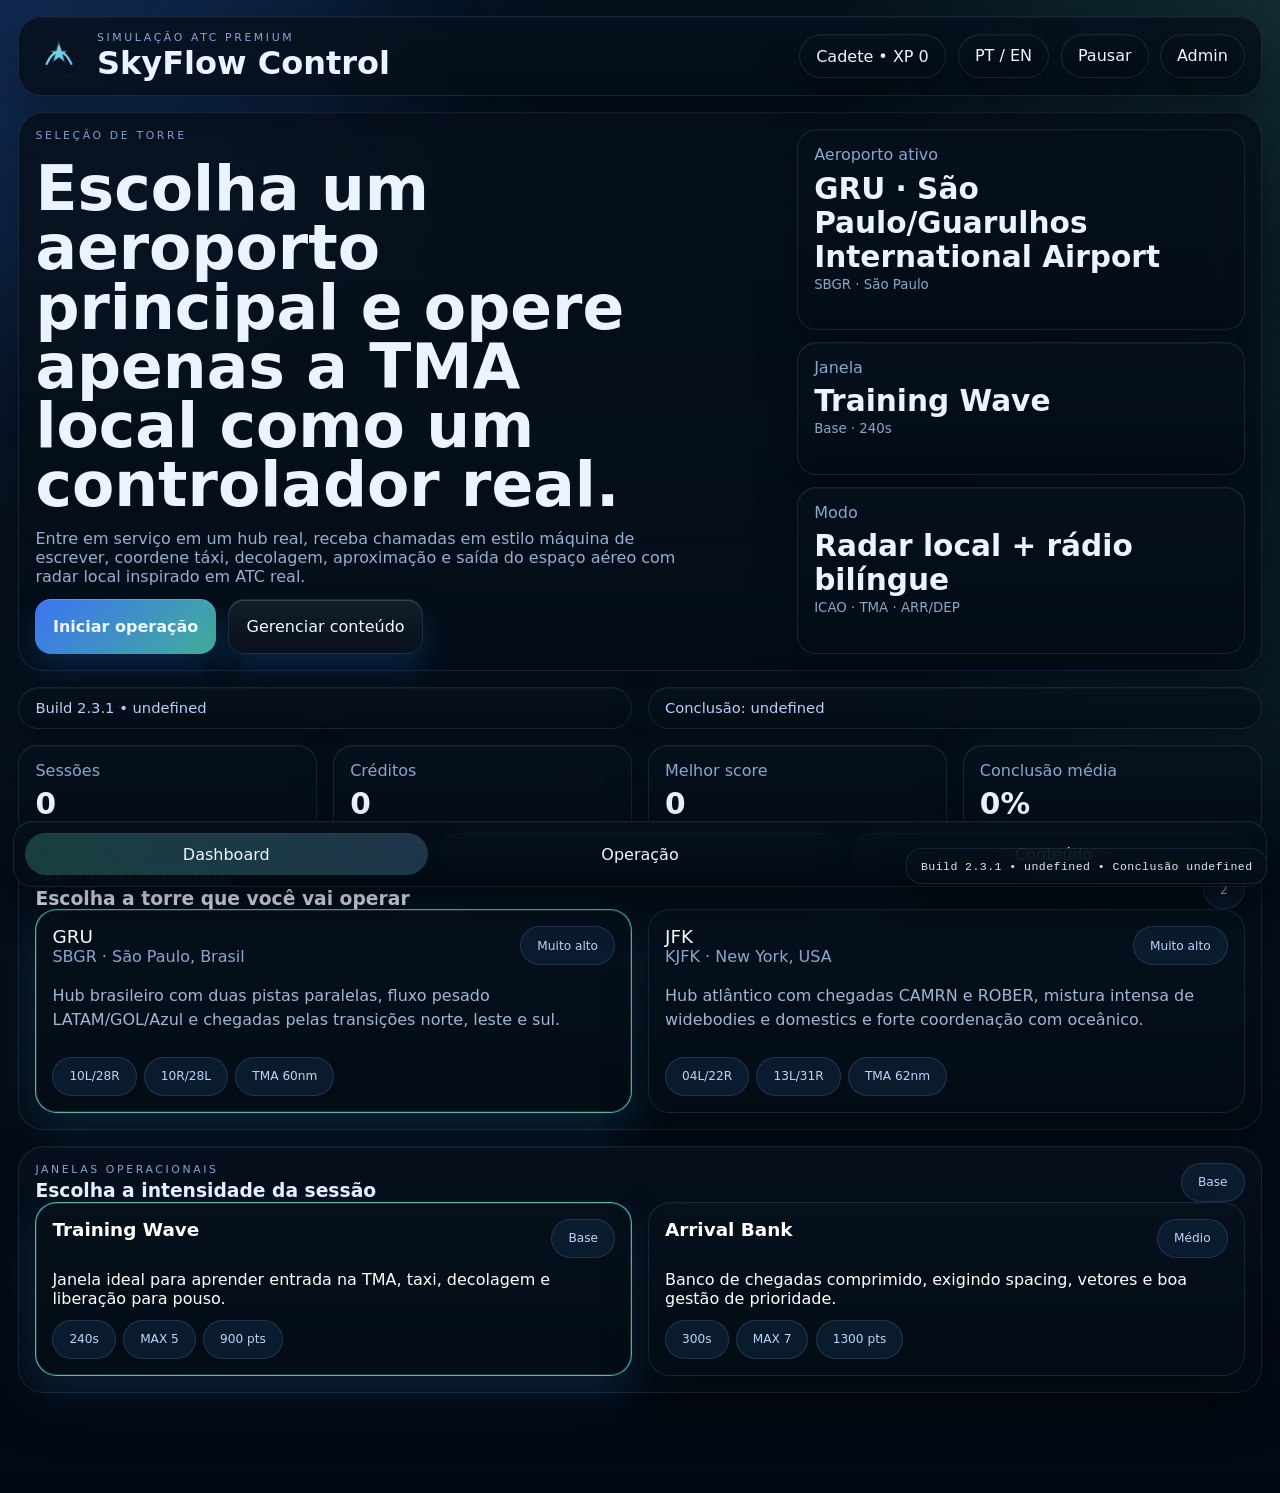
<file: index.html>
<!DOCTYPE html>
<html lang="pt-BR">
  <head>
    <meta charset="UTF-8" />
    <meta name="viewport" content="width=device-width, initial-scale=1, viewport-fit=cover" />
    <meta name="theme-color" content="#07111d" />
    <meta
      name="description"
      content="SkyFlow Control — simulador mobile-first de controle de tráfego aéreo com radar local, aeroportos reais, comunicação ATC e carreira bilíngue."
    />
    <title>SkyFlow Control</title>
    <link rel="icon" type="image/svg+xml" href="./assets/branding/favicon.svg" />
    <link rel="manifest" href="./manifest.webmanifest" />
    <link rel="stylesheet" href="./css/tokens.css" />
    <link rel="stylesheet" href="./css/styles.css" />
  </head>
  <body>
    <div class="app-shell atc-app-shell">
      <div class="ambient ambient-a"></div>
      <div class="ambient ambient-b"></div>

      <header class="topbar glass-panel">
        <div class="brand-block">
          <img class="brand-logo" src="./assets/branding/logo.svg" alt="SkyFlow Control" />
          <div>
            <p class="eyebrow" data-i18n="premiumLabel">ATC premium simulation</p>
            <h1>SkyFlow Control</h1>
          </div>
        </div>

        <div class="topbar-actions">
          <div class="rank-pill" id="rankPill">Cadete</div>
          <button class="chrome-button" id="languageToggle" type="button">PT / EN</button>
          <button class="chrome-button" id="pauseButton" type="button" disabled data-i18n="pause">Pausar</button>
          <a class="chrome-button chrome-link" href="./admin.html">Admin</a>
        </div>
      </header>


      <div class="build-hud glass-strip" id="buildHud" aria-live="polite">Build -- • -- • --</div>

      <main class="main-grid">
        <section class="screen active" id="dashboardScreen">
          <section class="hero-card glass-panel atc-hero-card">
            <div class="hero-copy">
              <p class="eyebrow" data-i18n="towerSelectEyebrow">Seleção de torre</p>
              <h2 data-i18n="heroTitle">Escolha um aeroporto principal e opere apenas a TMA local como um controlador real.</h2>
              <p class="hero-text" data-i18n="heroText">
                Entre em serviço em um hub real, receba chamadas em estilo máquina de escrever, coordene táxi, decolagem, aproximação e saída do espaço aéreo com radar local inspirado em ATC real.
              </p>
              <div class="hero-actions">
                <button class="primary-button" id="startScenarioButton" type="button" data-i18n="startOperation">Iniciar operação</button>
                <button class="secondary-button" id="openContentButton" type="button" data-i18n="manageContent">Gerenciar conteúdo</button>
              </div>
            </div>

            <div class="hero-side hero-side-stack">
              <div class="hero-stat-card">
                <span class="stat-label" data-i18n="activeAirport">Aeroporto ativo</span>
                <strong id="heroAirport">GRU</strong>
                <small class="small-label" id="heroAirportMeta">SBGR · São Paulo</small>
              </div>
              <div class="hero-stat-card">
                <span class="stat-label" data-i18n="activeScenario">Janela</span>
                <strong id="heroScenario">Training Wave</strong>
                <small class="small-label" id="heroScenarioMeta">Base · 240s</small>
              </div>
              <div class="hero-stat-card">
                <span class="stat-label" data-i18n="realismMode">Modo</span>
                <strong data-i18n="realismValue">Radar local + rádio bilíngue</strong>
                <small class="small-label">ICAO · TMA · ARR/DEP</small>
              </div>
            </div>
          </section>

          <section class="build-row">
            <div class="build-chip" id="buildChip">Build: carregando…</div>
            <div class="build-chip" id="completionChip">Conclusão: --</div>
          </section>

          <section class="stats-grid" id="statsGrid"></section>

          <section class="section-block glass-panel">
            <div class="section-head">
              <div>
                <p class="eyebrow" data-i18n="majorAirports">Aeroportos principais</p>
                <h3 data-i18n="chooseTower">Escolha a torre que você vai operar</h3>
              </div>
              <span class="tiny-pill" id="airportCountTag">0</span>
            </div>
            <div class="airport-grid" id="airportGrid"></div>
          </section>

          <section class="section-block glass-panel">
            <div class="section-head">
              <div>
                <p class="eyebrow" data-i18n="operationWindows">Janelas operacionais</p>
                <h3 data-i18n="chooseIntensity">Escolha a intensidade da sessão</h3>
              </div>
              <span class="tiny-pill" id="selectedScenarioTag">Base</span>
            </div>
            <div class="mission-grid" id="scenarioGrid"></div>
          </section>
        </section>

        <section class="screen" id="gameScreen">
          <div class="game-hud glass-panel">
            <div>
              <p class="eyebrow" data-i18n="liveOperation">Operação em andamento</p>
              <h2 id="gameTitle">ATC Radar</h2>
            </div>
            <div class="hud-metrics">
              <div class="metric-card"><span data-i18n="time">Tempo</span><strong id="hudTime">00:00</strong></div>
              <div class="metric-card"><span data-i18n="score">Score</span><strong id="hudScore">0</strong></div>
              <div class="metric-card"><span data-i18n="calm">Calma</span><strong id="hudCalm">100%</strong></div>
              <div class="metric-card"><span data-i18n="landings">Pousos</span><strong id="hudLandings">0</strong></div>
              <div class="metric-card"><span data-i18n="handoffs">Handoffs</span><strong id="hudHandoffs">0</strong></div>
            </div>
          </div>

          <section class="radar-layout atc-radar-layout">
            <div class="radar-stage glass-panel atc-radar-stage" id="worldStage" aria-label="Radar ATC local">
              <div class="sweep-beam"></div>
              <svg id="radarSvg" class="radar-svg" viewBox="0 0 1000 1000" preserveAspectRatio="xMidYMid meet"></svg>
              <div id="markerLayer" class="marker-layer"></div>
              <div class="world-legend glass-strip compact-legend">
                <span><i class="legend-dot dot-green"></i><span data-i18n="stable">Estável</span></span>
                <span><i class="legend-dot dot-gold"></i><span data-i18n="attention">Atenção</span></span>
                <span><i class="legend-dot dot-red"></i><span data-i18n="conflict">Conflito</span></span>
              </div>
            </div>

            <aside class="glass-panel radar-sidepanel atc-sidepanel">
              <div class="section-head compact">
                <div>
                  <p class="eyebrow" data-i18n="selectedTower">Torre selecionada</p>
                  <h3 id="selectedAirportTitle">Aguardando seleção</h3>
                </div>
                <span class="tiny-pill" id="selectedAirportTag">TMA</span>
              </div>
              <div class="airport-brief" id="airportBrief"></div>
              <div class="radio-log-block">
                <div class="section-head compact">
                  <div>
                    <p class="eyebrow" data-i18n="radioFeed">Rádio / CPDLC simplificado</p>
                    <h3 data-i18n="liveComms">Mensagens ao vivo</h3>
                  </div>
                </div>
                <div class="radio-log" id="radioLog"></div>
              </div>
            </aside>
          </section>

          <div class="ops-grid atc-ops-grid">
            <aside class="glass-panel flight-strip-panel">
              <div class="section-head compact">
                <div>
                  <p class="eyebrow" data-i18n="activeTraffic">Tráfego ativo</p>
                  <h3 data-i18n="flightStrips">Flight strips</h3>
                </div>
                <span class="tiny-pill" id="liveFlightsCount">0</span>
              </div>
              <div id="flightStripList" class="flight-strip-list"></div>
            </aside>

            <section class="glass-panel command-dock atc-command-dock">
              <div class="section-head compact">
                <div>
                  <p class="eyebrow" data-i18n="directControl">Controle direto</p>
                  <h3 id="selectedFlightTitle" data-i18n="selectFlight">Selecione um voo</h3>
                </div>
                <span class="tiny-pill" id="selectedFlightTag">—</span>
              </div>

              <div class="selected-flight-card" id="selectedFlightCard">
                <p data-i18n="tapFlightHint">Toque em uma faixa ou contato radar para abrir comandos da aeronave.</p>
              </div>

              <div class="quick-command-grid" id="quickCommandGrid"></div>

              <section class="command-pad-wrap">
                <div class="section-head compact command-pad-head">
                  <div>
                    <p class="eyebrow" data-i18n="mobileAtcPad">Painel ATC mobile-first</p>
                    <h3 data-i18n="tapCommands">Comandos por toque</h3>
                  </div>
                  <span class="tiny-pill" id="commandPadHint">ATC PAD</span>
                </div>
                <div class="command-groups" id="commandGroups"></div>
              </section>
            </section>
          </div>
        </section>

        <section class="screen" id="contentScreen">
          <section class="section-block glass-panel">
            <div class="section-head">
              <div>
                <p class="eyebrow">Content</p>
                <h2>DLC / Admin</h2>
              </div>
            </div>
            <p class="hero-text">Use o painel Admin para ativar ou editar pacotes de conteúdo. A arquitetura continua pronta para expansão por aeroporto, região ou companhia.</p>
            <div class="hero-actions">
              <a class="primary-button chrome-link" href="./admin.html">Abrir Admin</a>
            </div>
          </section>
        </section>
      </main>

      <nav class="bottom-nav glass-panel">
        <button class="nav-chip active" type="button" data-screen="dashboard" data-i18n="dashboard">Dashboard</button>
        <button class="nav-chip" type="button" data-screen="game" data-i18n="operation">Operação</button>
        <button class="nav-chip" type="button" data-screen="content" data-i18n="content">Conteúdo</button>
      </nav>

      <div id="toastLayer" class="toast-layer" aria-live="polite" aria-atomic="true"></div>
      <div id="modalLayer" class="modal-layer" hidden></div>
    </div>

    <script type="module" src="./js/app.js"></script>
  </body>
</html>
</file>
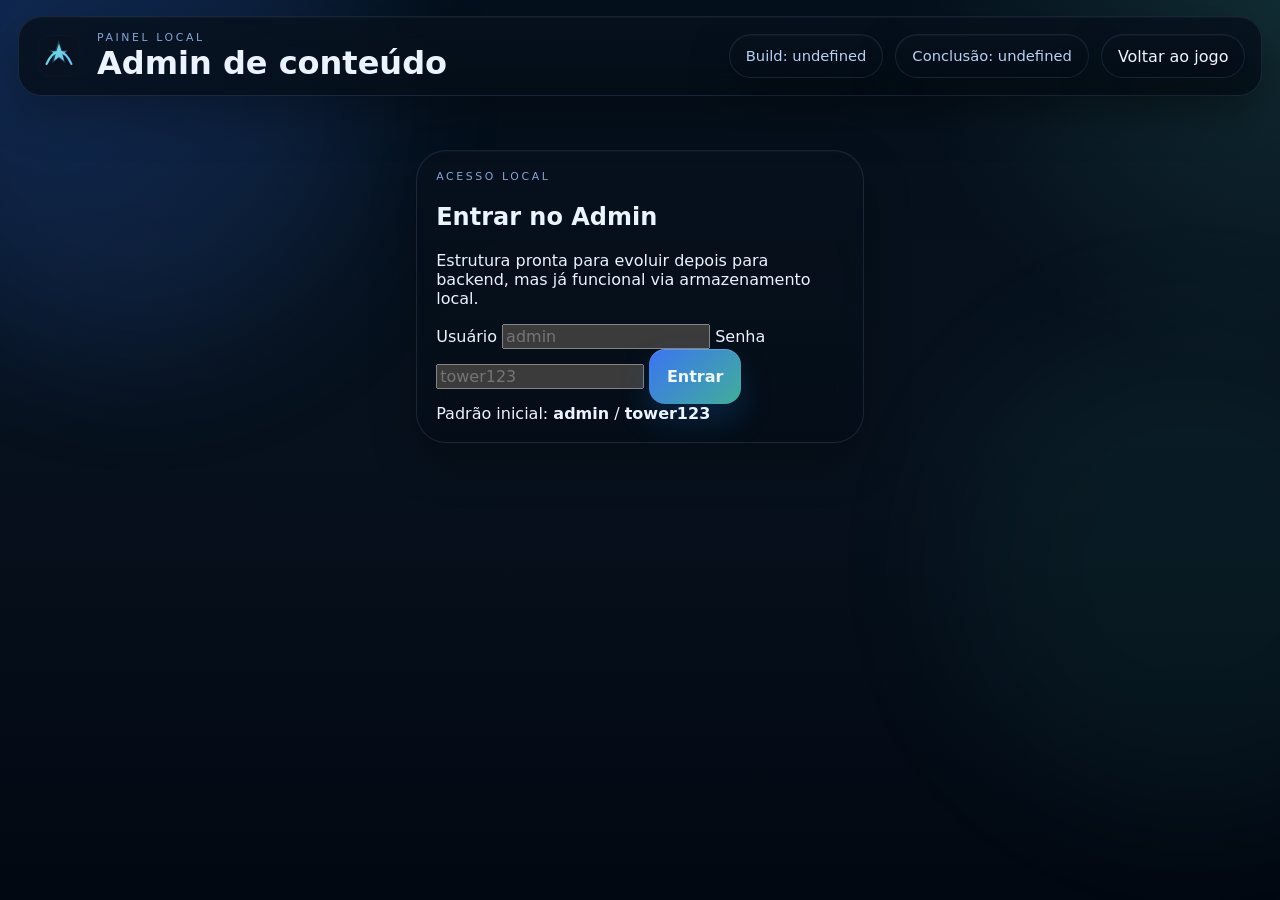
<file: admin.html>
<!DOCTYPE html>
<html lang="pt-BR">
  <head>
    <meta charset="UTF-8" />
    <meta name="viewport" content="width=device-width, initial-scale=1, viewport-fit=cover" />
    <meta name="theme-color" content="#08111f" />
    <title>SkyFlow Control — Admin</title>
    <link rel="icon" type="image/svg+xml" href="./assets/branding/favicon.svg" />
    <link rel="stylesheet" href="./css/tokens.css" />
    <link rel="stylesheet" href="./css/styles.css" />
    <link rel="stylesheet" href="./css/admin.css" />
  </head>
  <body class="admin-body">
    <div class="app-shell admin-shell">
      <div class="ambient ambient-a"></div>
      <div class="ambient ambient-b"></div>

      <header class="topbar glass-panel">
        <div class="brand-block">
          <img class="brand-logo" src="./assets/branding/logo.svg" alt="SkyFlow Control" />
          <div>
            <p class="eyebrow">Painel local</p>
            <h1>Admin de conteúdo</h1>
          </div>
        </div>
        <div class="topbar-actions">
          <div class="build-chip" id="adminBuildChip">Build: carregando…</div>
          <div class="build-chip" id="adminCompletionChip">Conclusão: --</div>
          <a class="chrome-button chrome-link" href="./index.html">Voltar ao jogo</a>
          <button class="chrome-button" id="logoutButton" type="button" hidden>Sair</button>
        </div>
      </header>

      <main class="admin-main">
        <section class="glass-panel auth-panel" id="loginPanel">
          <p class="eyebrow">Acesso local</p>
          <h2>Entrar no Admin</h2>
          <p class="supporting-text">Estrutura pronta para evoluir depois para backend, mas já funcional via armazenamento local.</p>

          <form id="loginForm" class="stack-form">
            <label>
              <span>Usuário</span>
              <input name="username" type="text" placeholder="admin" required />
            </label>
            <label>
              <span>Senha</span>
              <input name="password" type="password" placeholder="tower123" required />
            </label>
            <button class="primary-button" type="submit">Entrar</button>
          </form>

          <div class="credential-hint">Padrão inicial: <strong>admin</strong> / <strong>tower123</strong></div>
        </section>

        <section id="adminPanel" class="admin-workspace" hidden>
          <aside class="glass-panel admin-sidebar">
            <div class="section-head compact">
              <div>
                <p class="eyebrow">Resumo</p>
                <h2>Console</h2>
              </div>
            </div>

            <div class="admin-stats" id="adminStats"></div>

            <div class="sidebar-actions">
              <button class="secondary-button" id="exportStateButton" type="button">Exportar estado</button>
              <label class="secondary-button file-button">
                Importar estado
                <input id="importStateInput" type="file" accept=".json,application/json" hidden />
              </label>
              <button class="secondary-button" id="loadTemplateButton" type="button">Carregar template</button>
            </div>

            <section class="credential-card">
              <h3>Credenciais locais</h3>
              <form id="credentialForm" class="stack-form compact-form">
                <label>
                  <span>Novo usuário</span>
                  <input name="username" type="text" required />
                </label>
                <label>
                  <span>Nova senha</span>
                  <input name="password" type="password" required />
                </label>
                <button class="secondary-button" type="submit">Salvar credenciais</button>
              </form>
            </section>
          </aside>

          <section class="admin-content">
            <div class="glass-panel section-block">
              <div class="section-head">
                <div>
                  <p class="eyebrow">Pacotes</p>
                  <h2>Built-in + custom</h2>
                </div>
              </div>
              <div id="adminPackageGrid" class="package-grid admin-package-grid"></div>
            </div>

            <div class="glass-panel section-block">
              <div class="section-head">
                <div>
                  <p class="eyebrow">Editor modular</p>
                  <h2 id="editorTitle">Novo pacote</h2>
                </div>
                <span class="tiny-pill" id="editorTag">JSON validado no save</span>
              </div>

              <form id="packageForm" class="editor-form">
                <div class="editor-meta-grid">
                  <label><span>ID</span><input name="id" type="text" placeholder="custom_pacific_lane" required /></label>
                  <label><span>Título</span><input name="title" type="text" placeholder="Pacific Lane" required /></label>
                  <label><span>Subtítulo</span><input name="subtitle" type="text" placeholder="Expansão personalizada" /></label>
                  <label><span>Versão</span><input name="version" type="text" value="1.0.0" /></label>
                  <label>
                    <span>Rank de unlock</span>
                    <select name="unlockRank">
                      <option value="cadet">Cadete</option>
                      <option value="controller">Oficial</option>
                      <option value="director">Diretor</option>
                      <option value="chief">Chief</option>
                    </select>
                  </label>
                  <label><span>Cor Accent</span><input name="accent" type="color" value="#72f6d5" /></label>
                  <label><span>Cor Glow</span><input name="glow" type="color" value="#6da9ff" /></label>
                  <label class="file-label">
                    <span>Cover image opcional</span>
                    <input id="coverImageInput" type="file" accept="image/*" />
                  </label>
                </div>

                <label><span>Descrição</span><textarea name="description" rows="3" placeholder="Descrição operacional do pacote."></textarea></label>

                <div class="editor-json-grid">
                  <label>
                    <span>Aeroportos (JSON array)</span>
                    <textarea name="airports" rows="10"></textarea>
                  </label>
                  <label>
                    <span>Rotas (JSON array)</span>
                    <textarea name="routes" rows="10"></textarea>
                  </label>
                  <label>
                    <span>Cenários (JSON array)</span>
                    <textarea name="scenarios" rows="10"></textarea>
                  </label>
                </div>

                <div class="hero-actions admin-form-actions">
                  <button class="primary-button" type="submit">Salvar pacote</button>
                  <button class="secondary-button" id="clearEditorButton" type="button">Limpar editor</button>
                  <label class="secondary-button file-button">
                    Importar pacote JSON
                    <input id="importPackageInput" type="file" accept=".json,application/json" hidden />
                  </label>
                </div>
              </form>
            </div>

            <div class="glass-panel section-block">
              <div class="section-head">
                <div>
                  <p class="eyebrow">Configuração global</p>
                  <h2>Ruleset local</h2>
                </div>
              </div>

              <form id="configForm" class="config-grid">
                <label><span>Piloto padrão</span><input name="defaultPilotName" type="text" /></label>
                <label><span>Starter credits</span><input name="starterCredits" type="number" min="0" step="50" /></label>
                <label><span>Spawn base</span><input name="baseSpawnInterval" type="number" min="2" step="0.1" /></label>
                <label><span>Raio de conflito</span><input name="baseConflictRadius" type="number" min="0.03" max="0.2" step="0.001" /></label>
                <label><span>Duração padrão</span><input name="sessionDuration" type="number" min="60" step="5" /></label>
                <label><span>Pontos por pouso</span><input name="scorePerLanding" type="number" min="50" step="5" /></label>
                <button class="primary-button" type="submit">Salvar config</button>
              </form>
            </div>
          </section>
        </section>
      </main>

      <div id="adminToastLayer" class="toast-layer"></div>
    </div>

    <script type="module" src="./js/admin/admin.js"></script>
  </body>
</html>
</file>
<file: css/tokens.css>
:root {
  --bg-0: #050c16;
  --bg-1: #091221;
  --bg-2: #0f1a2f;
  --surface-0: rgba(12, 24, 44, 0.72);
  --surface-1: rgba(17, 31, 56, 0.8);
  --surface-2: rgba(21, 40, 71, 0.92);
  --line-soft: rgba(255, 255, 255, 0.08);
  --line-strong: rgba(255, 255, 255, 0.16);
  --text-primary: #f4f7fb;
  --text-secondary: #b8c5df;
  --text-muted: #84a0c6;
  --accent: #72f6d5;
  --accent-2: #6da9ff;
  --gold: #ffcf70;
  --danger: #ff6f77;
  --warning: #ffb15e;
  --success: #84ffcb;
  --shadow-soft: 0 12px 40px rgba(0, 0, 0, 0.22);
  --shadow-hard: 0 22px 70px rgba(0, 0, 0, 0.36);
  --blur-strong: 18px;
  --radius-sm: 14px;
  --radius-md: 22px;
  --radius-lg: 30px;
  --radius-xl: 40px;
  --space-1: 0.4rem;
  --space-2: 0.7rem;
  --space-3: 0.95rem;
  --space-4: 1.2rem;
  --space-5: 1.6rem;
  --space-6: 2rem;
  --space-7: 2.4rem;
  --space-8: 3rem;
  --font-sans: Inter, ui-sans-serif, system-ui, -apple-system, BlinkMacSystemFont, "Segoe UI", sans-serif;
  --container-max: 1480px;
}
</file>
<file: css/styles.css>
:root {
  color-scheme: dark;
}

* {
  box-sizing: border-box;
}

html,
body {
  margin: 0;
  min-height: 100%;
  font-family: Inter, ui-sans-serif, system-ui, -apple-system, BlinkMacSystemFont, "Segoe UI", sans-serif;
  background:
    radial-gradient(circle at top left, rgba(49, 117, 255, 0.16), transparent 28%),
    radial-gradient(circle at top right, rgba(114, 246, 213, 0.12), transparent 24%),
    linear-gradient(180deg, #04101c 0%, #07111d 48%, #020812 100%);
  color: #eaf3ff;
}

body {
  overflow-x: hidden;
}

button,
a,
input {
  font: inherit;
}

button {
  cursor: pointer;
}

[hidden] {
  display: none !important;
}

.app-shell {
  width: min(1440px, 100%);
  margin: 0 auto;
  min-height: 100vh;
  padding: 1rem 0.9rem calc(6.25rem + env(safe-area-inset-bottom));
  position: relative;
}

.ambient {
  position: fixed;
  inset: auto;
  width: 38vw;
  height: 38vw;
  border-radius: 999px;
  pointer-events: none;
  filter: blur(72px);
  opacity: 0.26;
  z-index: 0;
}

.ambient-a {
  top: -10vw;
  left: -8vw;
  background: rgba(68, 134, 255, 0.38);
}

.ambient-b {
  right: -12vw;
  bottom: 10vh;
  background: rgba(65, 196, 173, 0.24);
}

.topbar,
.glass-panel,
.glass-strip,
.build-chip,
.rank-pill,
.nav-chip,
.chrome-button,
.hero-stat-card,
.metric-card,
.airport-card,
.scenario-card,
.flight-strip,
.selected-flight-card,
.command-button,
.toggle-card,
.package-card,
.alert-item,
.airport-brief-item {
  backdrop-filter: blur(16px);
  -webkit-backdrop-filter: blur(16px);
}

.topbar,
.glass-panel,
.glass-strip,
.hero-stat-card,
.metric-card,
.airport-card,
.scenario-card,
.flight-strip,
.selected-flight-card,
.command-button,
.toggle-card,
.package-card,
.alert-item,
.airport-brief-item,
.build-chip,
.rank-pill,
.chrome-button,
.nav-chip {
  background: linear-gradient(180deg, rgba(7, 17, 29, 0.86), rgba(4, 13, 22, 0.78));
  border: 1px solid rgba(145, 188, 255, 0.13);
  box-shadow: 0 18px 46px rgba(0, 0, 0, 0.28), inset 0 1px 0 rgba(255, 255, 255, 0.03);
}

.topbar {
  position: sticky;
  top: 0.7rem;
  z-index: 10;
  display: flex;
  align-items: center;
  justify-content: space-between;
  gap: 0.9rem;
  padding: 0.85rem 0.95rem;
  border-radius: 1.45rem;
}

.brand-block {
  display: flex;
  align-items: center;
  gap: 0.9rem;
}

.brand-block h1,
.hero-copy h2,
.section-head h2,
.section-head h3,
.game-hud h2,
.topbar p,
.topbar h1 {
  margin: 0;
}

.brand-logo {
  width: 3rem;
  height: 3rem;
}

.eyebrow {
  margin: 0 0 0.28rem;
  text-transform: uppercase;
  letter-spacing: 0.24em;
  font-size: 0.68rem;
  color: #86a6d6;
}

.topbar-actions,
.hero-actions,
.build-row,
.hud-metrics,
.preferences-grid,
.command-grid {
  display: flex;
  flex-wrap: wrap;
  gap: 0.75rem;
}

.rank-pill,
.chrome-button,
.nav-chip,
.tiny-pill,
.build-chip {
  border-radius: 999px;
  padding: 0.72rem 1rem;
  color: #edf6ff;
  text-decoration: none;
}

.chrome-button,
.nav-chip {
  transition: transform 150ms ease, border-color 150ms ease, background 150ms ease;
}

.chrome-button:hover,
.nav-chip:hover,
.airport-card:hover,
.scenario-card:hover,
.flight-strip:hover,
.command-button:hover,
.package-card:hover {
  transform: translateY(-1px);
  border-color: rgba(134, 204, 255, 0.34);
}

.main-grid {
  position: relative;
  z-index: 1;
  margin-top: 1rem;
}

.screen {
  display: none;
  gap: 1rem;
}

.screen.active {
  display: grid;
}

.hero-card,
.section-block,
.game-hud,
.flight-strip-panel,
.command-dock,
.radar-sidepanel {
  border-radius: 1.6rem;
  padding: 1rem;
}

.hero-card {
  display: grid;
  gap: 1rem;
}

.hero-copy {
  display: grid;
  gap: 0.85rem;
}

.hero-copy h2 {
  font-size: clamp(2rem, 6vw, 3.85rem);
  line-height: 0.96;
  max-width: 14ch;
}

.hero-text {
  margin: 0;
  max-width: 65ch;
  color: #97afd3;
  font-size: 1rem;
}

.hero-side {
  display: grid;
  gap: 0.75rem;
}

.hero-side-stack {
  grid-template-columns: repeat(1, minmax(0, 1fr));
}

.hero-stat-card,
.metric-card,
.airport-brief-item,
.alert-item {
  padding: 0.95rem 1rem;
  border-radius: 1.2rem;
}

.stat-label,
.metric-card span,
.airport-meta,
.small-label,
.flight-strip small,
.selected-flight-card small {
  color: #89a6ce;
}

.hero-stat-card strong,
.metric-card strong {
  display: block;
  margin-top: 0.45rem;
  font-size: clamp(1.1rem, 4vw, 1.85rem);
}

.primary-button,
.secondary-button {
  border: 0;
  border-radius: 1.05rem;
  padding: 1rem 1.1rem;
  min-height: 3.4rem;
  transition: transform 150ms ease, filter 150ms ease;
}

.primary-button {
  color: #041019;
  font-weight: 700;
  background: linear-gradient(90deg, #62ecc8, #7dc9ff 56%, #6a93ff);
  box-shadow: 0 18px 44px rgba(68, 138, 255, 0.22);
}

.secondary-button {
  color: #e9f4ff;
  background: rgba(7, 16, 29, 0.64);
  border: 1px solid rgba(140, 185, 255, 0.14);
}

.primary-button:hover,
.secondary-button:hover {
  transform: translateY(-1px);
  filter: brightness(1.03);
}

.build-row,
.stats-grid,
.airport-grid,
.mission-grid,
.package-grid,
.ops-grid,
.radar-layout {
  display: grid;
  gap: 1rem;
}

.build-row {
  grid-template-columns: repeat(2, minmax(0, 1fr));
}

.build-chip {
  font-size: 0.92rem;
  color: #b8d2f6;
}

.stats-grid {
  grid-template-columns: repeat(2, minmax(0, 1fr));
}

.airport-grid,
.mission-grid,
.package-grid {
  grid-template-columns: repeat(1, minmax(0, 1fr));
}

.airport-card,
.scenario-card,
.package-card {
  display: grid;
  gap: 0.75rem;
  border-radius: 1.35rem;
  padding: 1rem;
  text-align: left;
}

.airport-card.selected,
.scenario-card.selected,
.flight-strip.selected {
  border-color: rgba(115, 232, 210, 0.78);
  box-shadow: 0 18px 44px rgba(33, 92, 147, 0.26), inset 0 0 0 1px rgba(115, 232, 210, 0.18);
}

.airport-card.locked,
.scenario-card.locked,
.package-card.locked {
  opacity: 0.62;
}

.airport-head,
.scenario-head,
.section-head,
.section-head.compact,
.flight-strip-top {
  display: flex;
  align-items: flex-start;
  justify-content: space-between;
  gap: 0.75rem;
}

.airport-code,
.scenario-title,
.package-card strong,
.flight-strip-top strong,
.selected-flight-card strong {
  font-size: 1.15rem;
}

.airport-meta,
.scenario-card p,
.package-card p,
.selected-flight-card p,
.airport-brief p,
.alert-item p {
  margin: 0;
}

.airport-tags,
.airport-fixes,
.scenario-tags,
.package-tags,
.flight-strip-tags {
  display: flex;
  flex-wrap: wrap;
  gap: 0.45rem;
}

.tiny-pill {
  background: rgba(14, 31, 52, 0.85);
  border: 1px solid rgba(143, 180, 246, 0.16);
  color: #bdd4f6;
  font-size: 0.76rem;
}

.game-hud {
  display: grid;
  gap: 1rem;
}

.hud-metrics {
  display: grid;
  grid-template-columns: repeat(2, minmax(0, 1fr));
}

.radar-layout {
  grid-template-columns: minmax(0, 1fr);
}

.radar-stage {
  position: relative;
  min-height: 72vw;
  aspect-ratio: 1 / 1;
  border-radius: 1.75rem;
  overflow: hidden;
  padding: 0.8rem;
}

.radar-svg,
.marker-layer {
  position: absolute;
  inset: 0;
  width: 100%;
  height: 100%;
}

.radar-svg {
  background:
    radial-gradient(circle at center, rgba(13, 28, 50, 0.9) 0%, rgba(6, 17, 30, 0.96) 56%, rgba(2, 9, 16, 1) 100%);
}

.radar-stage::after {
  content: "";
  position: absolute;
  inset: 0;
  background: radial-gradient(circle at center, transparent 58%, rgba(0, 0, 0, 0.22) 100%);
  pointer-events: none;
}

.world-legend {
  position: absolute;
  left: 0.8rem;
  top: 0.8rem;
  z-index: 3;
  display: flex;
  flex-wrap: wrap;
  gap: 0.7rem;
  border-radius: 999px;
  padding: 0.55rem 0.85rem;
}

.legend-dot {
  display: inline-block;
  width: 0.55rem;
  height: 0.55rem;
  border-radius: 999px;
  margin-right: 0.3rem;
}

.dot-green { background: #76f7d6; }
.dot-gold { background: #ffd36d; }
.dot-red { background: #ff7878; }

.marker-layer {
  z-index: 2;
}

.flight-marker {
  position: absolute;
  width: 1.15rem;
  height: 1.15rem;
  border: 0;
  background: transparent;
  padding: 0;
  transform: translate(-50%, -50%);
}

.flight-marker-core {
  width: 100%;
  height: 100%;
  border-radius: 999px;
  background: radial-gradient(circle, rgba(255,255,255,0.95), rgba(123, 255, 225, 0.9));
  box-shadow: 0 0 0.5rem rgba(121, 247, 219, 0.85), 0 0 1.25rem rgba(77, 168, 255, 0.52);
}

.flight-marker.warning .flight-marker-core {
  background: radial-gradient(circle, rgba(255,255,255,0.96), rgba(255, 211, 109, 0.95));
  box-shadow: 0 0 0.5rem rgba(255, 213, 120, 0.8), 0 0 1rem rgba(255, 154, 59, 0.35);
}

.flight-marker.conflict .flight-marker-core {
  background: radial-gradient(circle, rgba(255,255,255,0.96), rgba(255, 120, 120, 0.95));
  box-shadow: 0 0 0.55rem rgba(255, 137, 137, 0.82), 0 0 1.1rem rgba(255, 87, 87, 0.42);
}

.flight-tag {
  position: absolute;
  left: 1.05rem;
  top: -0.25rem;
  min-width: 5.4rem;
  padding: 0.35rem 0.5rem;
  border-radius: 0.72rem;
  background: rgba(2, 9, 16, 0.76);
  border: 1px solid rgba(130, 178, 255, 0.16);
  color: #edf6ff;
  text-align: left;
  line-height: 1.15;
}

.flight-tag strong,
.flight-tag small {
  display: block;
}

.flight-tag small {
  color: #93acd0;
}

.flight-tag.selected {
  border-color: rgba(118, 247, 214, 0.75);
}

.radar-sidepanel,
.flight-strip-panel,
.command-dock {
  display: grid;
  align-content: start;
  gap: 0.85rem;
}

.airport-brief,
.alert-stack,
.flight-strip-list {
  display: grid;
  gap: 0.7rem;
}

.alert-item {
  border-color: rgba(255, 164, 76, 0.34);
}

.alert-item.warning {
  border-color: rgba(255, 211, 109, 0.34);
}

.alert-item.conflict {
  border-color: rgba(255, 120, 120, 0.46);
}

.ops-grid {
  grid-template-columns: minmax(0, 1fr);
}

.flight-strip {
  display: grid;
  gap: 0.5rem;
  text-align: left;
  border-radius: 1.15rem;
  padding: 0.9rem;
}

.command-grid {
  display: grid;
  grid-template-columns: repeat(2, minmax(0, 1fr));
}

.command-button {
  border-radius: 1rem;
  padding: 0.95rem 0.8rem;
  color: #eef7ff;
  border: 1px solid rgba(141, 189, 255, 0.15);
}

.command-button:disabled,
.primary-button:disabled {
  opacity: 0.45;
  cursor: not-allowed;
}

.package-card footer,
.flight-strip footer {
  display: flex;
  justify-content: space-between;
  align-items: center;
  gap: 0.75rem;
}

.preferences-grid {
  display: grid;
  grid-template-columns: repeat(1, minmax(0, 1fr));
}

.toggle-card {
  display: flex;
  justify-content: space-between;
  align-items: center;
  gap: 0.8rem;
  border-radius: 1.1rem;
  padding: 1rem;
}

.bottom-nav {
  position: fixed;
  left: max(0.8rem, env(safe-area-inset-left));
  right: max(0.8rem, env(safe-area-inset-right));
  bottom: max(0.8rem, env(safe-area-inset-bottom));
  z-index: 20;
  display: flex;
  gap: 0.7rem;
  justify-content: space-between;
  padding: 0.7rem;
  border-radius: 1.2rem;
}

.nav-chip {
  flex: 1;
  border: 0;
}

.nav-chip.active {
  background: linear-gradient(90deg, rgba(96, 235, 203, 0.22), rgba(125, 201, 255, 0.22));
  border-color: rgba(123, 198, 255, 0.42);
}

.toast-layer,
.modal-layer {
  position: fixed;
  inset: 0;
  pointer-events: none;
  z-index: 30;
}

.toast-layer {
  display: grid;
  align-content: start;
  justify-items: center;
  gap: 0.6rem;
  padding: 1rem;
}

.toast {
  pointer-events: auto;
  min-width: min(92vw, 24rem);
  padding: 0.9rem 1rem;
  border-radius: 1rem;
  background: rgba(5, 15, 28, 0.92);
  border: 1px solid rgba(136, 189, 255, 0.2);
}

.radar-label,
.fix-label {
  fill: #9fc3ef;
  font-size: 18px;
  font-family: Inter, sans-serif;
  letter-spacing: 0.14em;
}

.track-line {
  stroke: rgba(118, 247, 214, 0.22);
  stroke-width: 2.5;
}

.route-line {
  fill: none;
  stroke: rgba(118, 247, 214, 0.22);
  stroke-width: 2.4;
  stroke-dasharray: 8 10;
}

.runway-line {
  stroke: rgba(214, 233, 255, 0.72);
  stroke-width: 4;
  stroke-linecap: round;
}

.approach-line {
  stroke: rgba(125, 201, 255, 0.3);
  stroke-width: 2;
  stroke-dasharray: 10 10;
}

.center-dot {
  fill: #ddf3ff;
}

.sweep {
  transform-origin: 500px 500px;
  animation: sweep 6s linear infinite;
}

@keyframes sweep {
  from { transform: rotate(0deg); }
  to { transform: rotate(360deg); }
}

@media (min-width: 720px) {
  .app-shell { padding-inline: 1.15rem; }
  .hero-card { grid-template-columns: minmax(0, 1.4fr) minmax(20rem, 0.9fr); }
  .stats-grid { grid-template-columns: repeat(4, minmax(0, 1fr)); }
  .airport-grid { grid-template-columns: repeat(2, minmax(0, 1fr)); }
  .mission-grid { grid-template-columns: repeat(3, minmax(0, 1fr)); }
  .package-grid { grid-template-columns: repeat(2, minmax(0, 1fr)); }
  .preferences-grid { grid-template-columns: repeat(3, minmax(0, 1fr)); }
  .hud-metrics { grid-template-columns: repeat(4, minmax(0, 1fr)); }
  .ops-grid { grid-template-columns: minmax(17rem, 0.95fr) minmax(19rem, 1.05fr); }
  .command-grid { grid-template-columns: repeat(4, minmax(0, 1fr)); }
}

@media (min-width: 1080px) {
  .airport-grid { grid-template-columns: repeat(3, minmax(0, 1fr)); }
  .package-grid { grid-template-columns: repeat(3, minmax(0, 1fr)); }
  .radar-layout { grid-template-columns: minmax(0, 1.2fr) minmax(19rem, 0.5fr); }
  .radar-stage { min-height: 42rem; }
}

.primary-button,
.secondary-button,
.compact-button {
  border: 0;
  color: #eef7ff;
  padding: 0.95rem 1.1rem;
  border-radius: 1rem;
  background: linear-gradient(135deg, rgba(62, 122, 255, 0.95), rgba(83, 220, 189, 0.78));
  box-shadow: 0 16px 30px rgba(23, 88, 177, 0.28), inset 0 1px 0 rgba(255,255,255,0.18);
}

.secondary-button {
  background: linear-gradient(180deg, rgba(19,32,44,0.92), rgba(9,18,28,0.84));
  border: 1px solid rgba(145, 188, 255, 0.13);
}

.atc-hero-card,
.atc-command-dock,
.atc-sidepanel {
  gap: 1rem;
}

.airport-description {
  margin: 0.35rem 0 0.8rem;
  color: #9db7d4;
  line-height: 1.5;
}

.atc-radar-layout {
  display: grid;
  gap: 1rem;
}

.atc-radar-stage {
  position: relative;
  min-height: 72vw;
  overflow: hidden;
  isolation: isolate;
}

.radar-svg,
.marker-layer {
  position: absolute;
  inset: 0;
  width: 100%;
  height: 100%;
}

.marker-layer {
  z-index: 3;
}

.sweep-beam {
  position: absolute;
  inset: 6%;
  border-radius: 50%;
  background: conic-gradient(from 0deg, rgba(91, 255, 185, 0.0) 0deg, rgba(91, 255, 185, 0.12) 26deg, rgba(91, 255, 185, 0.0) 54deg);
  filter: blur(2px);
  transform-origin: center;
  animation: radarSweep 5.8s linear infinite;
  z-index: 1;
  pointer-events: none;
}

@keyframes radarSweep {
  to { transform: rotate(360deg); }
}

.aircraft-marker {
  position: absolute;
  translate: -50% -50%;
  display: grid;
  align-items: center;
  justify-items: center;
  gap: 0.2rem;
  border: 0;
  background: transparent;
  padding: 0;
  z-index: 4;
}

.aircraft-model {
  width: 2rem;
  height: 2rem;
  display: inline-grid;
  place-items: center;
  filter: drop-shadow(0 4px 8px rgba(0,0,0,0.35));
}

.aircraft-model svg {
  width: 100%;
  height: 100%;
}

.aircraft-tag {
  min-width: 7.8rem;
  background: rgba(5, 12, 19, 0.84);
  border: 1px solid rgba(117, 229, 195, 0.2);
  border-radius: 0.85rem;
  padding: 0.35rem 0.5rem;
  display: grid;
  box-shadow: 0 8px 20px rgba(0,0,0,0.28);
}

.aircraft-tag strong,
.aircraft-tag small {
  text-align: left;
}

.aircraft-tag strong {
  font-size: 0.72rem;
}

.aircraft-tag small {
  font-size: 0.62rem;
  color: #98afc9;
}

.aircraft-marker.stable .aircraft-tag { border-color: rgba(113, 232, 177, 0.28); }
.aircraft-marker.warning .aircraft-tag { border-color: rgba(255, 202, 87, 0.42); }
.aircraft-marker.conflict .aircraft-tag { border-color: rgba(255, 109, 109, 0.48); }
.aircraft-marker.selected .aircraft-tag { box-shadow: 0 0 0 2px rgba(112, 192, 255, 0.36); }

.radio-log-block {
  display: grid;
  gap: 0.65rem;
}

.radio-log {
  display: grid;
  gap: 0.55rem;
  max-height: 22rem;
  overflow: auto;
  padding-right: 0.2rem;
}

.radio-line {
  display: grid;
  gap: 0.18rem;
  padding: 0.75rem 0.85rem;
  border-radius: 1rem;
  border: 1px solid rgba(145, 188, 255, 0.11);
  background: rgba(4, 11, 18, 0.82);
  font-family: ui-monospace, SFMono-Regular, Menlo, Monaco, Consolas, monospace;
  line-height: 1.45;
}

.radio-line small {
  color: #87a7d8;
  letter-spacing: 0.18em;
}

.radio-line.pilot { border-color: rgba(102, 220, 187, 0.22); }
.radio-line.atc { border-color: rgba(102, 160, 255, 0.24); }
.radio-line.system { border-color: rgba(255, 214, 88, 0.18); }

.quick-command-grid {
  display: grid;
  grid-template-columns: repeat(2, minmax(0, 1fr));
  gap: 0.7rem;
}

.command-input-wrap {
  display: grid;
  gap: 0.55rem;
}

.command-input-row {
  display: grid;
  grid-template-columns: 1fr auto;
  gap: 0.65rem;
}

.command-input-row input {
  width: 100%;
  border: 1px solid rgba(145, 188, 255, 0.14);
  background: rgba(6, 13, 21, 0.86);
  color: #eef7ff;
  padding: 1rem 1rem;
  border-radius: 1rem;
  outline: none;
}

.command-input-row input:focus {
  border-color: rgba(117, 217, 255, 0.4);
  box-shadow: 0 0 0 3px rgba(72, 136, 255, 0.12);
}

.flight-detail-grid {
  display: grid;
  grid-template-columns: repeat(2, minmax(0, 1fr));
  gap: 0.7rem;
}

.flight-detail-grid span {
  display: block;
  color: #87a6c6;
  font-size: 0.72rem;
  margin-bottom: 0.15rem;
}

.flight-strip-row {
  color: #9eb5ce;
  font-size: 0.8rem;
}

.compact-legend {
  position: absolute;
  left: 1rem;
  right: 1rem;
  bottom: 1rem;
  display: flex;
  justify-content: space-between;
  z-index: 4;
}

.legend-dot {
  width: 0.72rem;
  height: 0.72rem;
  border-radius: 50%;
  display: inline-block;
  margin-right: 0.35rem;
}

.dot-green { background: #4df0a2; }
.dot-gold { background: #f6c64b; }
.dot-red { background: #ff7373; }

.small-label {
  color: #8aa7c8;
}

.toast {
  background: rgba(9, 19, 31, 0.92);
  color: #eef7ff;
  padding: 0.8rem 0.95rem;
  border-radius: 0.95rem;
  border: 1px solid rgba(145, 188, 255, 0.14);
  box-shadow: 0 18px 32px rgba(0,0,0,0.28);
}

.toast-layer {
  position: fixed;
  right: 1rem;
  bottom: calc(6rem + env(safe-area-inset-bottom));
  display: grid;
  gap: 0.65rem;
  z-index: 20;
}

@media (min-width: 900px) {
  .atc-radar-layout {
    grid-template-columns: minmax(0, 1.7fr) minmax(320px, 0.9fr);
  }

  .atc-radar-stage {
    min-height: 46rem;
  }

  .atc-ops-grid {
    display: grid;
    grid-template-columns: minmax(320px, 0.9fr) minmax(0, 1.1fr);
    gap: 1rem;
  }

  .hero-card {
    grid-template-columns: minmax(0, 1.5fr) minmax(300px, 0.9fr);
    align-items: stretch;
  }

  .airport-grid,
  .mission-grid {
    grid-template-columns: repeat(2, minmax(0, 1fr));
  }
}

.aircraft-marker {
  position: absolute;
  transform: translate(-50%, -50%);
  translate: none;
  display: grid;
  align-items: center;
  justify-items: center;
  gap: 0.24rem;
  border: 0;
  background: transparent;
  padding: 0;
  z-index: 4;
}
.aircraft-blip {
  position: absolute;
  width: 0.9rem;
  height: 0.9rem;
  border-radius: 999px;
  background: radial-gradient(circle, rgba(255,255,255,0.96) 0%, rgba(125,241,207,0.98) 54%, rgba(125,241,207,0.10) 100%);
  box-shadow: 0 0 14px rgba(125,241,207,0.75), 0 0 26px rgba(78,151,255,0.35);
}
.aircraft-model {
  position: absolute;
  width: 1.95rem;
  height: 1.95rem;
  left: 50%;
  top: 50%;
  display: inline-grid;
  place-items: center;
  pointer-events: none;
}
.aircraft-tag {
  position: relative;
  margin-top: 1.6rem;
}
.marker-layer { overflow: visible; }


.build-hud {
  position: fixed;
  right: max(0.8rem, env(safe-area-inset-right));
  bottom: calc(5.9rem + env(safe-area-inset-bottom));
  z-index: 24;
  padding: 0.65rem 0.85rem;
  border-radius: 0.95rem;
  font-family: ui-monospace, SFMono-Regular, Menlo, Monaco, Consolas, monospace;
  font-size: 0.72rem;
  color: #d8ebff;
  letter-spacing: 0.04em;
  box-shadow: 0 14px 30px rgba(0,0,0,0.28);
}

.svg-aircraft-marker text {
  user-select: none;
  pointer-events: none;
}

.svg-aircraft-marker.selected rect {
  stroke: rgba(112, 192, 255, 0.95);
  stroke-width: 1.8;
}

@media (min-width: 900px) {
  .build-hud {
    bottom: 1rem;
  }
}


[hidden] { display:none !important; }
.radar-stage { background: radial-gradient(circle at center, rgba(8,28,36,0.98) 0%, rgba(4,13,20,0.98) 58%, rgba(2,8,13,1) 100%); }
.radar-stage::after { background: radial-gradient(circle at center, rgba(0,0,0,0.02) 42%, rgba(0,0,0,0.08) 74%, rgba(0,0,0,0.18) 100%); }
.radar-svg { z-index: 1; opacity: 1; }
.marker-layer { z-index: 5; pointer-events: none; }
.marker-layer .aircraft-marker { pointer-events: auto; }
.atc-radar-stage { min-height: min(84vw, 44rem); box-shadow: inset 0 0 0 1px rgba(127,255,212,0.08), 0 18px 50px rgba(0,0,0,0.35); }
.sweep-beam { inset: 4%; opacity: 0.75; }
.compact-legend { top: 1rem; bottom: auto; justify-content: flex-start; gap: 1rem; right: auto; }
.radar-sidepanel { position: relative; z-index: 6; }
.radio-log { max-height: 18rem; }
.quick-command-grid { grid-template-columns: repeat(3, minmax(0,1fr)); }
.command-button { min-height: 3.4rem; font-weight: 700; background: linear-gradient(180deg, rgba(14,29,42,0.96), rgba(8,18,28,0.92)); }
.command-button.primary { background: linear-gradient(135deg, rgba(27,122,255,0.95), rgba(56,210,168,0.88)); }
.command-button.alert { background: linear-gradient(135deg, rgba(194,131,15,0.92), rgba(125,66,11,0.92)); }
.command-pad-wrap { display:grid; gap:0.9rem; }
.command-pad-head { align-items:center; }
.command-groups { display:grid; gap:0.85rem; }
.command-group { display:grid; gap:0.65rem; }
.command-group h4 { margin:0; font-size:0.82rem; color:#9ac1ee; letter-spacing:0.16em; text-transform:uppercase; }
.command-grid-mobile { display:grid; grid-template-columns: repeat(3, minmax(0,1fr)); gap:0.65rem; }
.command-button.dual { min-height: 4rem; }
.command-button .mini { display:block; font-size:0.74rem; color:#cfe7ff; opacity:0.8; margin-top:0.14rem; }
.build-hud { z-index: 50; }
@media (max-width: 719px) {
  .radar-layout { gap:0.85rem; }
  .compact-legend { left:0.8rem; top:0.8rem; right:0.8rem; font-size:0.82rem; }
  .radar-sidepanel { order:2; }
  .flight-strip-panel { order:3; }
  .command-dock { order:4; }
}


.flight-strip { cursor: pointer; }
.command-dock { position: relative; }
.quick-command-grid:empty::before,
.command-groups:empty::before {
  content: 'Selecione um voo para abrir comandos ATC';
  display: block;
  color: #87a6cf;
  padding: 0.9rem 0.2rem;
}
.quick-command-grid {
  display: grid;
  grid-template-columns: repeat(2, minmax(0,1fr));
  gap: 0.7rem;
  min-height: 7rem;
}
.command-groups {
  display: grid;
  gap: 0.85rem;
  min-height: 14rem;
}
.command-pad-wrap {
  border-top: 1px solid rgba(129, 175, 238, 0.12);
  padding-top: 0.9rem;
}
.command-grid-mobile { display:grid; grid-template-columns: repeat(2, minmax(0,1fr)); gap:0.65rem; }
@media (min-width: 900px) {
  .command-grid-mobile { grid-template-columns: repeat(3, minmax(0,1fr)); }
  .quick-command-grid { grid-template-columns: repeat(3, minmax(0,1fr)); }
}
.radio-line { min-height: 5.5rem; }
.radio-log { gap: 0.9rem; }
.build-hud { z-index: 40; }
</file>
<file: css/admin.css>
.admin-body .app-shell {
  padding-bottom: 1.5rem;
}

.admin-main {
  position: relative;
  z-index: 1;
}

.admin-workspace {
  display: grid;
  gap: 1rem;
}

.auth-panel {
  max-width: 28rem;
  margin: 6vh auto 0;
  padding: 1.2rem;
  border-radius: var(--radius-lg);
}

.admin-sidebar,
.admin-content {
  display: grid;
  gap: 1rem;
}

.admin-sidebar {
  align-content: start;
}

.sidebar-actions {
  display: grid;
  gap: 0.7rem;
}

.credential-card {
  padding: 1rem;
  border-radius: 1.2rem;
  border: 1px solid var(--line-soft);
  background: rgba(8, 14, 27, 0.6);
}

.admin-stats {
  grid-template-columns: repeat(2, minmax(0, 1fr));
}

.admin-stats .stat-surface strong {
  font-size: 1.2rem;
}

.admin-package-grid {
  grid-template-columns: minmax(0, 1fr);
}

.editor-form {
  gap: 1rem;
}

.editor-meta-grid,
.editor-json-grid {
  display: grid;
  gap: 0.85rem;
}

.editor-json-grid {
  grid-template-columns: minmax(0, 1fr);
}

.admin-form-actions {
  align-items: center;
}

.config-grid {
  grid-template-columns: minmax(0, 1fr);
}

.file-label {
  display: block;
}

@media (min-width: 960px) {
  .admin-workspace {
    grid-template-columns: 22rem minmax(0, 1fr);
    align-items: start;
  }

  .admin-package-grid {
    grid-template-columns: repeat(2, minmax(0, 1fr));
  }

  .editor-meta-grid {
    grid-template-columns: repeat(4, minmax(0, 1fr));
  }

  .editor-json-grid {
    grid-template-columns: repeat(3, minmax(0, 1fr));
  }

  .config-grid {
    grid-template-columns: repeat(3, minmax(0, 1fr));
    align-items: end;
  }
}
</file>
